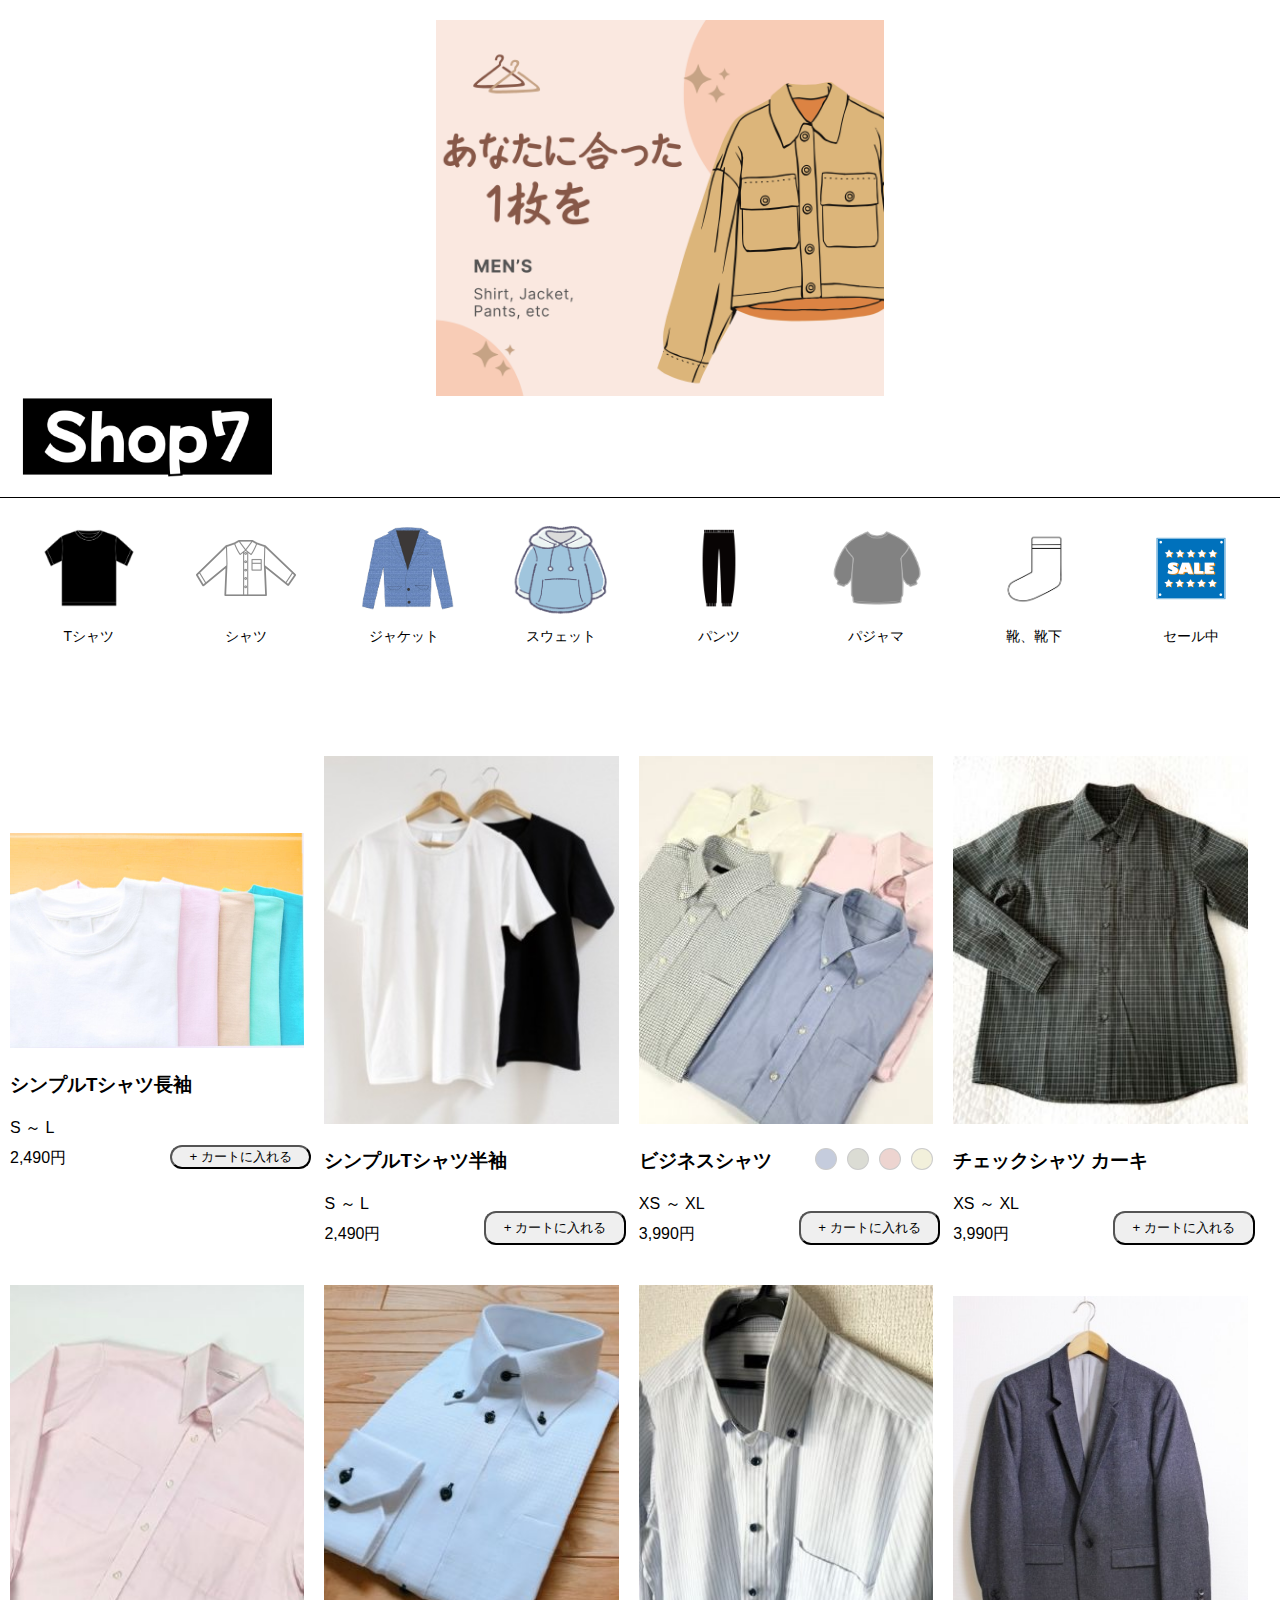
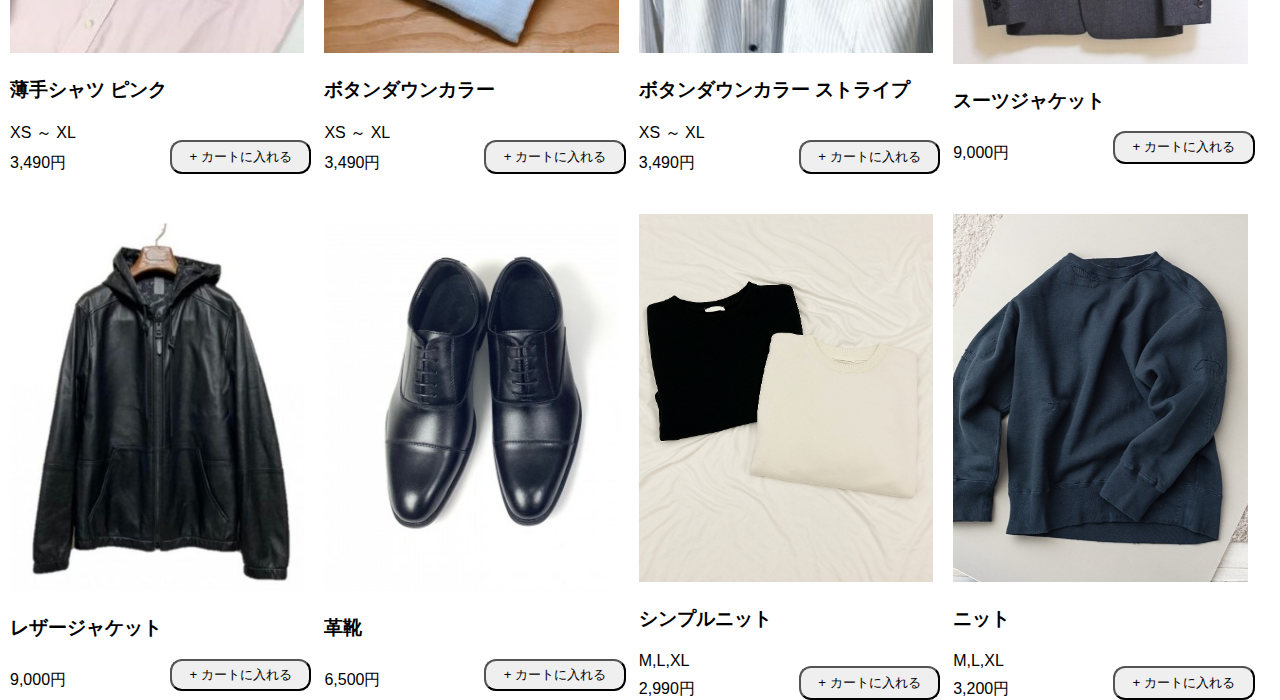
<file: index.html>
<!DOCTYPE html>
<html lang="ja">
<head>
    <meta charset="UTF-8">
    <meta name="viewport" content="width=device-width, initial-scale=1.0">
    <title>Document</title>
    <link rel="stylesheet" href="style.css">
</head>
<body>
    <header>
      <img class="topimage" src="topimage.png" alt="">
       <img class="logo" src="logo2.png" alt="">
   
      
        
       <div class="border"></div>
    </header>

    <div class="filter-menu">
      <div class="dropdown-item" data-filter="Tシャツ">
        <img class="filter-img" src="./メンズ画像/カテゴリー画像/22005150.png" alt="">
        <p class="product-category">Tシャツ</p>
      </div>
      <div class="dropdown-item" data-filter="シャツ">
        <img class="filter-img" src="./メンズ画像/カテゴリー画像/644357.png" alt="">
        <p class="product-category">シャツ</p>
      </div>
      <div class="dropdown-item" data-filter="ジャケット">
        <img class="filter-img" src="./メンズ画像/カテゴリー画像/26020320.png" alt="">
        <p class="product-category">ジャケット</p>
      </div>
      <div class="dropdown-item" data-filter="スウェット">
        <img class="filter-img" src="./メンズ画像/カテゴリー画像/26002085.png" alt="">
        <p class="product-category">スウェット</p>
      </div>
      <div class="dropdown-item" data-filter="パンツ">
        <img class="filter-img" src="./メンズ画像/カテゴリー画像/1087791.png" alt="">
        <p class="product-category">パンツ</p>
      </div>
      <div class="dropdown-item" data-filter="パジャマ">
        <img class="filter-img" src="./メンズ画像/カテゴリー画像/2570202.png" alt="">
        <p class="product-category">パジャマ</p>
      </div>
      <div class="dropdown-item" data-filter="靴、靴下">
        <img class="filter-img" src="./メンズ画像/カテゴリー画像/24654317.png" alt="">
        <p class="product-category">靴、靴下</p>
      </div>
      <div class="dropdown-item" data-filter="セール中">
        <img class="filter-img" src="./メンズ画像/カテゴリー画像/22876847.png" alt="">
        <p class="product-category">セール中</p>
      </div>
    </div>
 
    
       
   <div class="container product"> 

    <div class="shirt_all" data-category="Tシャツ">
      <img class="shirt-image" class="T-shirt1" src="メンズ画像\Tシャツ\名称未設定のデザイン.png" alt="">
      <h3 class="product_name">シンプルTシャツ長袖</h3>
      <p>S ～ L</p>
      <p class="price">2,490円</p>
      <button class="cart-btn">
          <span class="plus-icon">+</span> カートに入れる
      </button>
    </div> 


    <div class="shirt_all" data-category="Tシャツ">
      <img class="shirt-image" src="メンズ画像\Tシャツ\4546625_s.jpg" alt="">
      <h3 class="product_name">シンプルTシャツ半袖</h3>
      <p>S ～ L</p>
      <p class="price">2,490円</p>
      <button class="cart-btn">
          <span class="plus-icon">+</span> カートに入れる
      </button>
    </div> 


      <div class="shirt_all" data-category="シャツ">
         <img class="shirt-image" src="メンズ画像/シャツ/シャツ4色.jpg" alt="シャツ4色">
         
        <div class="aaa">
            <h3 class="product_name">ビジネスシャツ</h3>
          <div class="color-options"> 
            <div class="color-circle" style="background-color: #c5ccdd"></div>
            <div class="color-circle" style="background-color: #DBDCD4"></div>
            <div class="color-circle" style="background-color: #EDD4D0"></div>
            <div class="color-circle" style="background-color: #F2F0DB"></div>
          </div>
        </div> 

        <p>XS ～ XL</p>
        <p class="price">3,990円</p>
        <button class="cart-btn">
            <span class="plus-icon">+</span> カートに入れる
        </button>
      </div>

       



      <div class="shirt_all" data-category="シャツ">
        <img class="shirt-image" src="メンズ画像/シャツ/シャツカーキチェック.jpg" alt="シャツカ ーキチェック">
        <h3 class="product_name">チェックシャツ カーキ</h3>
        <p>XS ～ XL</p>
        <p class="price">3,990円</p>
        <button class="cart-btn">
            <span class="plus-icon">+</span> カートに入れる
        </button>
      </div>  
        
      <div class="shirt_all" data-category="シャツ">
        <img class="shirt-image" src="メンズ画像/シャツ/シャツピンク.jpg" alt="シャツピンク">
        <h3 class="product_name">薄手シャツ ピンク</h3>
        <p>XS ～ XL</p>
        <p class="price">3,490円</p>
        <button class="cart-btn">
            <span class="plus-icon">+</span> カートに入れる
        </button>
      </div>
      
      <div class="shirt_all" data-category="シャツ">
        <img class="shirt-image" src="メンズ画像/シャツ/シャツ白.jpg" alt="シャツ白">
        <h3 class="product_name">ボタンダウンカラー</h3>
        <p>XS ～ XL</p>
        <p class="price">3,490円</p>
        <button class="cart-btn">
            <span class="plus-icon">+</span> カートに入れる
        </button>
      </div>

      <div class="shirt_all" data-category="シャツ">
        <img class="shirt-image" src="メンズ画像/シャツ/シャツ白ストライプ.jpg" alt="シャツ白ストライプ">
        <h3 class="product_name">ボタンダウンカラー ストライプ</h3>
        <p>XS ～ XL</p>
        <p class="price">3,490円</p>
        <button class="cart-btn">
            <span class="plus-icon">+</span> カートに入れる
        </button>
      </div>
      <div class="shirt_all" data-category="ジャケット">
        <img class="shirt-image" src="メンズ画像/ジャケット/2978957_s.jpg" alt="シャツ白ストライプ">
        <h3 class="product_name">スーツジャケット</h3>
        <p class="price">9,000円</p>
        <button class="cart-btn">
            <span class="plus-icon">+</span> カートに入れる
        </button>
      </div>
      <div class="shirt_all" data-category="ジャケット">
        <img class="shirt-image" src="メンズ画像/ジャケット/22144737_s.jpg" alt="シャツ白ストライプ">
        <h3 class="product_name">レザージャケット</h3>
        <p class="price">9,000円</p>
        <button class="cart-btn">
            <span class="plus-icon">+</span> カートに入れる
        </button>
      </div>
      <div class="shirt_all" data-category="靴、靴下">
        <img class="shirt-image" src="メンズ画像/シューズ/24217532_s.jpg" alt="シャツ白ストライプ">
        <h3 class="product_name">革靴</h3>
        <p class="price">6,500円</p>
        <button class="cart-btn">
            <span class="plus-icon">+</span> カートに入れる
        </button>
      </div>
      <div class="shirt_all" data-category="スウェット">
        <img class="shirt-image" src="メンズ画像/スウェット/黒白ニット.png" alt="シャツ白ストライプ">
        <h3 class="product_name">シンプルニット</h3>
        <p>M,L,XL</p>
        <p class="price">2,990円</p>
        <button class="cart-btn">
            <span class="plus-icon">+</span> カートに入れる
        </button>
      </div>
      <div class="shirt_all" data-category="スウェット">
        <img class="shirt-image" src="メンズ画像/スウェット/26979805_s.jpg" alt="シャツ白ストライプ">
        <h3 class="product_name">ニット</h3>
        <p>M,L,XL</p>
        <p class="price">3,200円</p>
        <button class="cart-btn">
            <span class="plus-icon">+</span> カートに入れる
        </button>
      </div>
      
    </div>


  <script src="script.js"></script>   
</body>
</html>
</file>
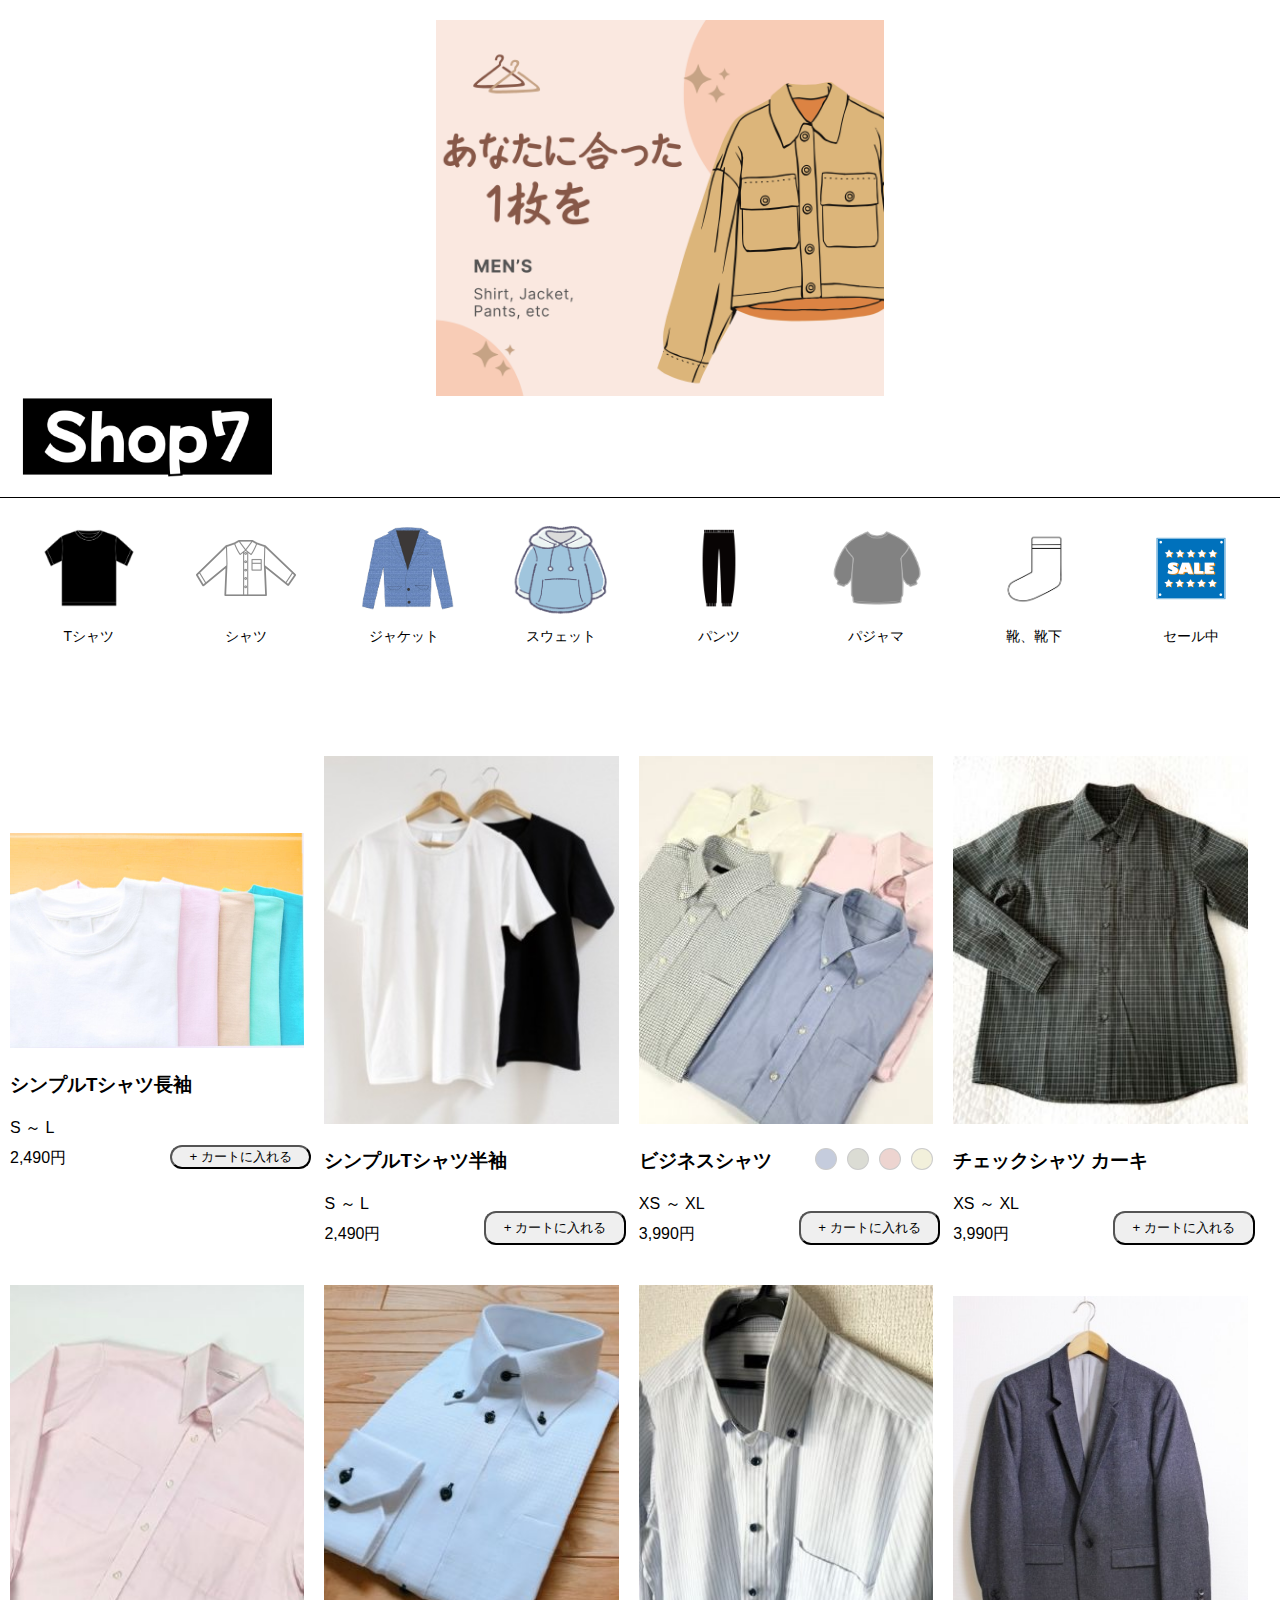
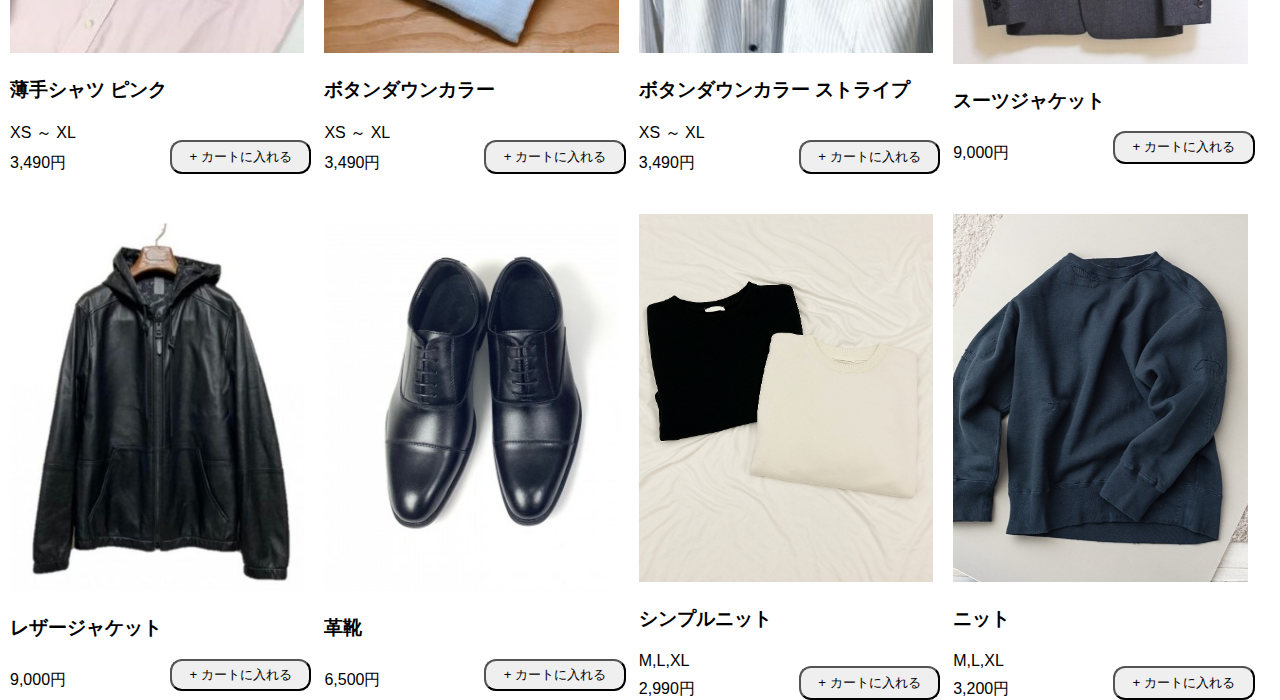
<file: アパレルECサイトポートフォリオ/index.html>
<!DOCTYPE html>
<html lang="ja">
<head>
    <meta charset="UTF-8">
    <meta name="viewport" content="width=device-width, initial-scale=1.0">
    <title>Document</title>
    <link rel="stylesheet" href="style.css">
</head>
<body>
    <header>
      <img class="topimage" src="topimage.png" alt="">
       <img class="logo" src="logo2.png" alt="">
   
      
        
       <div class="border"></div>
    </header>

    <div class="filter-menu">
      <div class="dropdown-item" data-filter="Tシャツ">
        <img class="filter-img" src="./メンズ画像/カテゴリー画像/22005150.png" alt="">
        <p class="product-category">Tシャツ</p>
      </div>
      <div class="dropdown-item" data-filter="シャツ">
        <img class="filter-img" src="./メンズ画像/カテゴリー画像/644357.png" alt="">
        <p class="product-category">シャツ</p>
      </div>
      <div class="dropdown-item" data-filter="ジャケット">
        <img class="filter-img" src="./メンズ画像/カテゴリー画像/26020320.png" alt="">
        <p class="product-category">ジャケット</p>
      </div>
      <div class="dropdown-item" data-filter="スウェット">
        <img class="filter-img" src="./メンズ画像/カテゴリー画像/26002085.png" alt="">
        <p class="product-category">スウェット</p>
      </div>
      <div class="dropdown-item" data-filter="パンツ">
        <img class="filter-img" src="./メンズ画像/カテゴリー画像/1087791.png" alt="">
        <p class="product-category">パンツ</p>
      </div>
      <div class="dropdown-item" data-filter="パジャマ">
        <img class="filter-img" src="./メンズ画像/カテゴリー画像/2570202.png" alt="">
        <p class="product-category">パジャマ</p>
      </div>
      <div class="dropdown-item" data-filter="靴、靴下">
        <img class="filter-img" src="./メンズ画像/カテゴリー画像/24654317.png" alt="">
        <p class="product-category">靴、靴下</p>
      </div>
      <div class="dropdown-item" data-filter="セール中">
        <img class="filter-img" src="./メンズ画像/カテゴリー画像/22876847.png" alt="">
        <p class="product-category">セール中</p>
      </div>
    </div>
 
    
       
   <div class="container product"> 

    <div class="shirt_all" data-category="Tシャツ">
      <img class="shirt-image" class="T-shirt1" src="メンズ画像\Tシャツ\名称未設定のデザイン.png" alt="">
      <h3 class="product_name">シンプルTシャツ長袖</h3>
      <p>S ～ L</p>
      <p class="price">2,490円</p>
      <button class="cart-btn">
          <span class="plus-icon">+</span> カートに入れる
      </button>
    </div> 


    <div class="shirt_all" data-category="Tシャツ">
      <img class="shirt-image" src="メンズ画像\Tシャツ\4546625_s.jpg" alt="">
      <h3 class="product_name">シンプルTシャツ半袖</h3>
      <p>S ～ L</p>
      <p class="price">2,490円</p>
      <button class="cart-btn">
          <span class="plus-icon">+</span> カートに入れる
      </button>
    </div> 


      <div class="shirt_all" data-category="シャツ">
         <img class="shirt-image" src="メンズ画像/シャツ/シャツ4色.jpg" alt="シャツ4色">
         
        <div class="aaa">
            <h3 class="product_name">ビジネスシャツ</h3>
          <div class="color-options"> 
            <div class="color-circle" style="background-color: #c5ccdd"></div>
            <div class="color-circle" style="background-color: #DBDCD4"></div>
            <div class="color-circle" style="background-color: #EDD4D0"></div>
            <div class="color-circle" style="background-color: #F2F0DB"></div>
          </div>
        </div> 

        <p>XS ～ XL</p>
        <p class="price">3,990円</p>
        <button class="cart-btn">
            <span class="plus-icon">+</span> カートに入れる
        </button>
      </div>

       



      <div class="shirt_all" data-category="シャツ">
        <img class="shirt-image" src="メンズ画像/シャツ/シャツカーキチェック.jpg" alt="シャツカ ーキチェック">
        <h3 class="product_name">チェックシャツ カーキ</h3>
        <p>XS ～ XL</p>
        <p class="price">3,990円</p>
        <button class="cart-btn">
            <span class="plus-icon">+</span> カートに入れる
        </button>
      </div>  
        
      <div class="shirt_all" data-category="シャツ">
        <img class="shirt-image" src="メンズ画像/シャツ/シャツピンク.jpg" alt="シャツピンク">
        <h3 class="product_name">薄手シャツ ピンク</h3>
        <p>XS ～ XL</p>
        <p class="price">3,490円</p>
        <button class="cart-btn">
            <span class="plus-icon">+</span> カートに入れる
        </button>
      </div>
      
      <div class="shirt_all" data-category="シャツ">
        <img class="shirt-image" src="メンズ画像/シャツ/シャツ白.jpg" alt="シャツ白">
        <h3 class="product_name">ボタンダウンカラー</h3>
        <p>XS ～ XL</p>
        <p class="price">3,490円</p>
        <button class="cart-btn">
            <span class="plus-icon">+</span> カートに入れる
        </button>
      </div>

      <div class="shirt_all" data-category="シャツ">
        <img class="shirt-image" src="メンズ画像/シャツ/シャツ白ストライプ.jpg" alt="シャツ白ストライプ">
        <h3 class="product_name">ボタンダウンカラー ストライプ</h3>
        <p>XS ～ XL</p>
        <p class="price">3,490円</p>
        <button class="cart-btn">
            <span class="plus-icon">+</span> カートに入れる
        </button>
      </div>
      <div class="shirt_all" data-category="ジャケット">
        <img class="shirt-image" src="メンズ画像/ジャケット/2978957_s.jpg" alt="シャツ白ストライプ">
        <h3 class="product_name">スーツジャケット</h3>
        <p class="price">9,000円</p>
        <button class="cart-btn">
            <span class="plus-icon">+</span> カートに入れる
        </button>
      </div>
      <div class="shirt_all" data-category="ジャケット">
        <img class="shirt-image" src="メンズ画像/ジャケット/22144737_s.jpg" alt="シャツ白ストライプ">
        <h3 class="product_name">レザージャケット</h3>
        <p class="price">9,000円</p>
        <button class="cart-btn">
            <span class="plus-icon">+</span> カートに入れる
        </button>
      </div>
      <div class="shirt_all" data-category="靴、靴下">
        <img class="shirt-image" src="メンズ画像/シューズ/24217532_s.jpg" alt="シャツ白ストライプ">
        <h3 class="product_name">革靴</h3>
        <p class="price">6,500円</p>
        <button class="cart-btn">
            <span class="plus-icon">+</span> カートに入れる
        </button>
      </div>
      <div class="shirt_all" data-category="スウェット">
        <img class="shirt-image" src="メンズ画像/スウェット/黒白ニット.png" alt="シャツ白ストライプ">
        <h3 class="product_name">シンプルニット</h3>
        <p>M,L,XL</p>
        <p class="price">2,990円</p>
        <button class="cart-btn">
            <span class="plus-icon">+</span> カートに入れる
        </button>
      </div>
      <div class="shirt_all" data-category="スウェット">
        <img class="shirt-image" src="メンズ画像/スウェット/26979805_s.jpg" alt="シャツ白ストライプ">
        <h3 class="product_name">ニット</h3>
        <p>M,L,XL</p>
        <p class="price">3,200円</p>
        <button class="cart-btn">
            <span class="plus-icon">+</span> カートに入れる
        </button>
      </div>
      
    </div>


  <script src="script.js"></script>   
</body>
</html>
</file>
<file: style.css>
* {
    margin: 0;
    padding: 0;
    font-family: -apple-system, BlinkMacSystemFont, "Hiragino Sans", "Yu Gothic Medium", "Yu Gothic", Meiryo, sans-serif;
}
body {
  overflow-x: hidden;
}


header {
    border: none;
    border-bottom: 1px solid black;
    padding: 20px;
    width: 100%;
    display: flex;
    flex-direction: column;
  }

  .search-button {
    top: 0;
    display: flex;
    gap: 10px; /* ボタン間の間隔 */
}

.logo {
  width: 20%;
}

.topimage {
  width: 35%;
  height: auto;
  display: block;
  margin: 0 auto;
}

.filter-btn {
    background-color: white;
    border: 1px solid #ccc;
    border-radius: 20px;
    padding: 8px 15px;
    font-size: 14px;
    cursor: pointer;
    display: flex;
    align-items: center;
    gap: 5px; /* 文字とアイコンの間隔 */
    transition: background-color 0.2s ease-in-out;
}

.filter-btn:hover {
    background-color: #f0f0f0;
}

.filter-btn svg {
    width: 40px; /* 矢印のサイズ調整 */
    height: 60px;
    fill: black; /* 矢印の色 */
}



  .container {
    display: flex;
    justify-content: flex-start;
    align-items: center;
    flex-wrap: wrap; 
    height: 1400px; 
    margin: 50px 20px;
  }

  .shirt_all {
    position: relative;
    width: 23%;
    height: auto;
    padding: 0 10px;
    margin: 0;
    padding-bottom: 30px;
    margin-top: 40px;
  }

  .shirt-image {
    width: 100%;
    height: auto;
  }


  .T-shirt1 {
    width: 100%;
    height: 100%;
    border: 3px solid black; 
    border-radius: 40px;       
    box-sizing: border-box;   
  }





  @media screen and (min-width: 1052px) {
    .container {
        box-sizing: content-box;
        max-width: 1352px;
        padding: 50px 0;
        margin: 0 auto;
        /* height: 1200px;   手動 */
    }
} 

h3 {
  padding: 20px 0;
}

.color-options {
  display: flex;
  gap: 10px; /* 色ボタンの間隔 */
  position: absolute;
  width: 40%;
  right: 0;
}

.color-circle {
  margin-top: 20px;
  width: 20px;
  height: 20px;
  border-radius: 50%;
  border: 1px solid #ccc;
  cursor: pointer;
  transition: transform 0.2s;
}

.color-circle:hover {
  transform: scale(1.1);
}

.aaa {
  display: flex;
  position: relative;
}

.price {
  position: absolute;
  width: 40%;
  bottom: 0;
}

.cart-btn {
  position: absolute;
  width: 45%;
  height: 7%;
  bottom: 0;
  right: 3px;
  border-radius: 12px;
}


/* カテゴリー全体をグリッド表示に */
.filter-menu {
  display: grid;
  grid-template-columns: repeat(auto-fit, minmax(120px, 1fr));
  gap: 20px;
  padding: 20px;
  text-align: center;
}

/* 各カテゴリーボックス */
.dropdown-item {
  display: flex;
  flex-direction: column;
  align-items: center;
}

/* 画像サイズを固定して整える */
.filter-img {
  width: 100px;
  height: 100px;
  object-fit: contain; /* 潰さず綺麗に収まる */
  display: block;
  margin-bottom: 10px;
}

/* カテゴリ名のテキスト */
.product-category {
  font-size: 14px;
  margin: 0;
}


.dropdown-item:hover {
  background-color: #f0f0f0;
}
</file>
<file: アパレルECサイトポートフォリオ/style.css>
* {
    margin: 0;
    padding: 0;
    font-family: -apple-system, BlinkMacSystemFont, "Hiragino Sans", "Yu Gothic Medium", "Yu Gothic", Meiryo, sans-serif;
}
body {
  overflow-x: hidden;
}


header {
    border: none;
    border-bottom: 1px solid black;
    padding: 20px;
    width: 100%;
    display: flex;
    flex-direction: column;
  }

  .search-button {
    top: 0;
    display: flex;
    gap: 10px; /* ボタン間の間隔 */
}

.logo {
  width: 20%;
}

.topimage {
  width: 35%;
  height: auto;
  display: block;
  margin: 0 auto;
}

.filter-btn {
    background-color: white;
    border: 1px solid #ccc;
    border-radius: 20px;
    padding: 8px 15px;
    font-size: 14px;
    cursor: pointer;
    display: flex;
    align-items: center;
    gap: 5px; /* 文字とアイコンの間隔 */
    transition: background-color 0.2s ease-in-out;
}

.filter-btn:hover {
    background-color: #f0f0f0;
}

.filter-btn svg {
    width: 40px; /* 矢印のサイズ調整 */
    height: 60px;
    fill: black; /* 矢印の色 */
}



  .container {
    display: flex;
    justify-content: flex-start;
    align-items: center;
    flex-wrap: wrap; 
    height: 1400px; 
    margin: 50px 20px;
  }

  .shirt_all {
    position: relative;
    width: 23%;
    height: auto;
    padding: 0 10px;
    margin: 0;
    padding-bottom: 30px;
    margin-top: 40px;
  }

  .shirt-image {
    width: 100%;
    height: auto;
  }


  .T-shirt1 {
    width: 100%;
    height: 100%;
    border: 3px solid black; 
    border-radius: 40px;       
    box-sizing: border-box;   
  }





  @media screen and (min-width: 1052px) {
    .container {
        box-sizing: content-box;
        max-width: 1352px;
        padding: 50px 0;
        margin: 0 auto;
        /* height: 1200px;   手動 */
    }
} 

h3 {
  padding: 20px 0;
}

.color-options {
  display: flex;
  gap: 10px; /* 色ボタンの間隔 */
  position: absolute;
  width: 40%;
  right: 0;
}

.color-circle {
  margin-top: 20px;
  width: 20px;
  height: 20px;
  border-radius: 50%;
  border: 1px solid #ccc;
  cursor: pointer;
  transition: transform 0.2s;
}

.color-circle:hover {
  transform: scale(1.1);
}

.aaa {
  display: flex;
  position: relative;
}

.price {
  position: absolute;
  width: 40%;
  bottom: 0;
}

.cart-btn {
  position: absolute;
  width: 45%;
  height: 7%;
  bottom: 0;
  right: 3px;
  border-radius: 12px;
}


/* カテゴリー全体をグリッド表示に */
.filter-menu {
  display: grid;
  grid-template-columns: repeat(auto-fit, minmax(120px, 1fr));
  gap: 20px;
  padding: 20px;
  text-align: center;
}

/* 各カテゴリーボックス */
.dropdown-item {
  display: flex;
  flex-direction: column;
  align-items: center;
}

/* 画像サイズを固定して整える */
.filter-img {
  width: 100px;
  height: 100px;
  object-fit: contain; /* 潰さず綺麗に収まる */
  display: block;
  margin-bottom: 10px;
}

/* カテゴリ名のテキスト */
.product-category {
  font-size: 14px;
  margin: 0;
}


.dropdown-item:hover {
  background-color: #f0f0f0;
}
</file>
